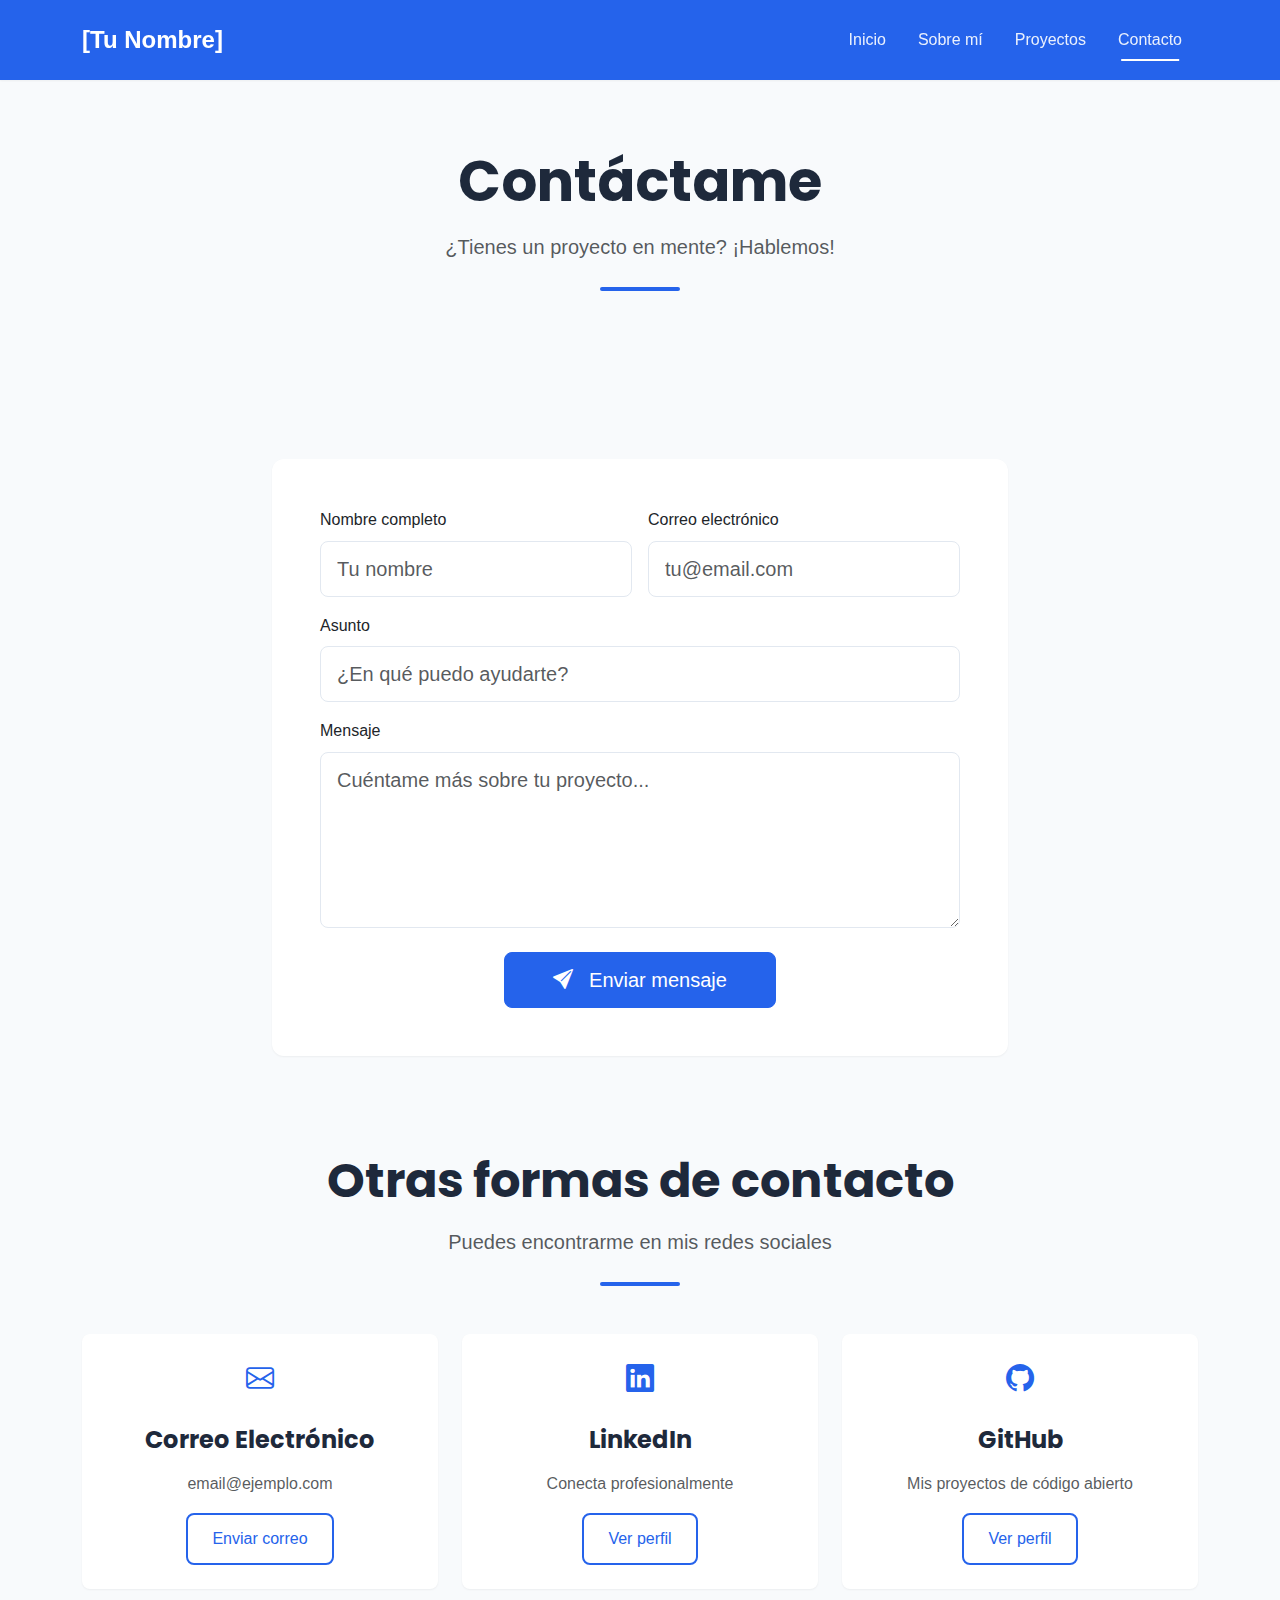
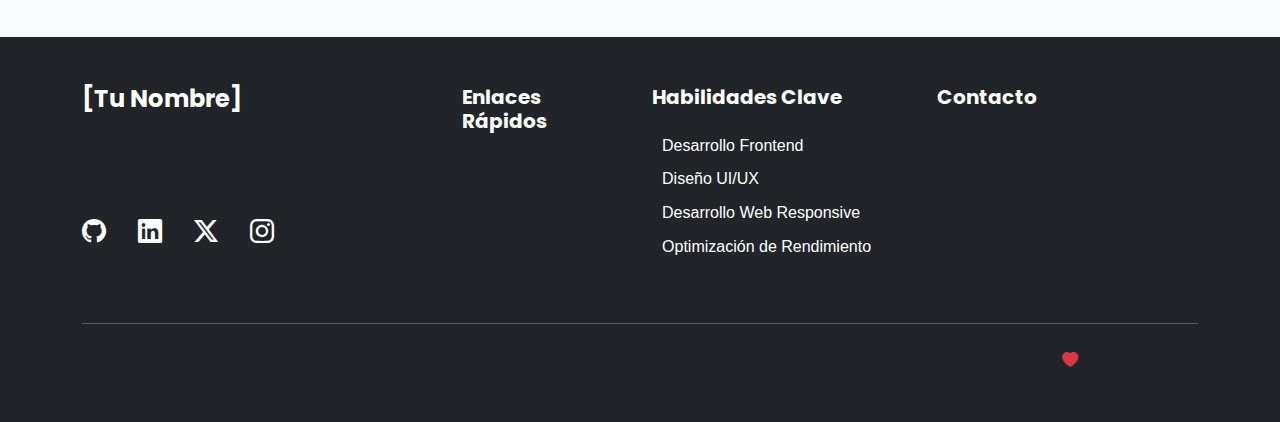
<file: contacto.html>
<!DOCTYPE html>
<html lang="es" class="scroll-smooth">
<head>
    <meta charset="UTF-8">
    <meta name="viewport" content="width=device-width, initial-scale=1.0">
    <title>Contacto | [Tu Nombre] - Desarrollador Frontend</title>
    <meta name="description" content="Contáctame para oportunidades de colaboración o cualquier consulta">
    
    <!-- Favicon -->
    <link rel="icon" type="image/png" href="img/favicon.png">
    
    <!-- Preload de fuentes -->
    <link rel="preload" href="https://cdn.jsdelivr.net/npm/bootstrap@5.3.3/dist/css/bootstrap.min.css" as="style" onload="this.onload=null;this.rel='stylesheet'">
    <link rel="preload" href="style.css" as="style" onload="this.onload=null;this.rel='stylesheet'">
    <link rel="stylesheet" href="https://cdn.jsdelivr.net/npm/bootstrap-icons@1.11.1/font/bootstrap-icons.css">
    
    <!-- Preconexión a servicios externos -->
    <link rel="preconnect" href="https://fonts.googleapis.com">
    <link rel="preconnect" href="https://fonts.gstatic.com" crossorigin>
    <link href="https://fonts.googleapis.com/css2?family=Poppins:wght@300;400;500;600;700&display=swap" rel="stylesheet">
</head>

<body class="bg-light">
    <!-- Barra de navegación -->
    <nav class="navbar navbar-expand-lg navbar-dark bg-primary fixed-top shadow-sm" aria-label="Navegación principal">
        <div class="container">
            <a class="navbar-brand fw-bold" href="index.html">
                <span class="text-verde">[</span>Tu Nombre<span class="text-verde">]</span>
            </a>
            <button class="navbar-toggler" type="button" data-bs-toggle="collapse" data-bs-target="#navbarNav" 
                    aria-controls="navbarNav" aria-expanded="false" aria-label="Toggle navigation">
                <span class="navbar-toggler-icon"></span>
            </button>
            <div class="collapse navbar-collapse" id="navbarNav">
                <ul class="navbar-nav ms-auto">
                    <li class="nav-item">
                        <a class="nav-link" href="index.html">Inicio</a>
                    </li>
                    <li class="nav-item">
                        <a class="nav-link" href="sobre-mi.html">Sobre mí</a>
                    </li>
                    <li class="nav-item">
                        <a class="nav-link" href="proyectos.html">Proyectos</a>
                    </li>
                    <li class="nav-item">
                        <a class="nav-link active" href="contacto.html" aria-current="page">Contacto</a>
                    </li>
                </ul>
            </div>
        </div>
    </nav>

    <!-- Hero Section -->
    <header class="py-5 bg-light" style="padding-top: 100px !important;">
        <div class="container py-5">
            <div class="text-center">
                <h1 class="display-4 fw-bold mb-3">Contáctame</h1>
                <p class="lead text-muted">¿Tienes un proyecto en mente? ¡Hablemos!</p>
                <div class="divider bg-primary mx-auto my-4"></div>
            </div>
        </div>
    </header>

    <!-- Formulario de Contacto -->
    <section class="py-5">
        <div class="container">
            <div class="row justify-content-center">
                <div class="col-lg-8">
                    <div class="card border-0 shadow-sm">
                        <div class="card-body p-5">
                            <form>
                                <div class="row g-3">
                                    <div class="col-md-6">
                                        <label for="nombre" class="form-label">Nombre completo</label>
                                        <input type="text" class="form-control form-control-lg" id="nombre" placeholder="Tu nombre" required>
                                    </div>
                                    <div class="col-md-6">
                                        <label for="email" class="form-label">Correo electrónico</label>
                                        <input type="email" class="form-control form-control-lg" id="email" placeholder="tu@email.com" required>
                                    </div>
                                    <div class="col-12">
                                        <label for="asunto" class="form-label">Asunto</label>
                                        <input type="text" class="form-control form-control-lg" id="asunto" placeholder="¿En qué puedo ayudarte?" required>
                                    </div>
                                    <div class="col-12">
                                        <label for="mensaje" class="form-label">Mensaje</label>
                                        <textarea class="form-control form-control-lg" id="mensaje" rows="5" placeholder="Cuéntame más sobre tu proyecto..." required></textarea>
                                    </div>
                                    <div class="col-12 text-center mt-4">
                                        <button type="submit" class="btn btn-primary btn-lg px-5">
                                            <i class="bi bi-send-fill me-2"></i> Enviar mensaje
                                        </button>
                                    </div>
                                </div>
                            </form>
                        </div>
                    </div>
                </div>
            </div>
        </div>
    </section>

    <!-- Información de Contacto -->
    <section class="py-5 bg-light">
        <div class="container">
            <div class="text-center mb-5">
                <h2 class="display-5 fw-bold">Otras formas de contacto</h2>
                <p class="lead text-muted">Puedes encontrarme en mis redes sociales</p>
                <div class="divider bg-primary mx-auto my-4"></div>
            </div>
            
            <div class="row g-4">
                <div class="col-md-4 text-center">
                    <div class="p-4 bg-white rounded-3 h-100 shadow-sm">
                        <div class="icon-wrapper bg-soft-primary text-primary rounded-circle mx-auto mb-4">
                            <i class="bi bi-envelope fs-3"></i>
                        </div>
                        <h4>Correo Electrónico</h4>
                        <p class="text-muted mb-0">email@ejemplo.com</p>
                        <a href="mailto:email@ejemplo.com" class="btn btn-outline-primary mt-3">Enviar correo</a>
                    </div>
                </div>
                
                <div class="col-md-4 text-center">
                    <div class="p-4 bg-white rounded-3 h-100 shadow-sm">
                        <div class="icon-wrapper bg-soft-primary text-primary rounded-circle mx-auto mb-4">
                            <i class="bi bi-linkedin fs-3"></i>
                        </div>
                        <h4>LinkedIn</h4>
                        <p class="text-muted mb-0">Conecta profesionalmente</p>
                        <a href="#" class="btn btn-outline-primary mt-3">Ver perfil</a>
                    </div>
                </div>
                
                <div class="col-md-4 text-center">
                    <div class="p-4 bg-white rounded-3 h-100 shadow-sm">
                        <div class="icon-wrapper bg-soft-primary text-primary rounded-circle mx-auto mb-4">
                            <i class="bi bi-github fs-3"></i>
                        </div>
                        <h4>GitHub</h4>
                        <p class="text-muted mb-0">Mis proyectos de código abierto</p>
                        <a href="#" class="btn btn-outline-primary mt-3">Ver perfil</a>
                    </div>
                </div>
            </div>
        </div>
    </section>

    <!-- Footer -->
    <footer class="bg-dark text-white py-5">
        <div class="container">
            <div class="row g-4">
                <div class="col-lg-4">
                    <h3 class="h4 fw-bold mb-4">[Tu Nombre]</h3>
                    <p class="text-muted">Desarrollador Frontend apasionado por crear experiencias digitales excepcionales.</p>
                    <div class="social-links mt-4">
                        <a href="#" class="text-white me-3"><i class="bi bi-github fs-4"></i></a>
                        <a href="#" class="text-white me-3"><i class="bi bi-linkedin fs-4"></i></a>
                        <a href="#" class="text-white me-3"><i class="bi bi-twitter-x fs-4"></i></a>
                        <a href="#" class="text-white"><i class="bi bi-instagram fs-4"></i></a>
                    </div>
                </div>
                
                <div class="col-lg-2 col-md-4">
                    <h4 class="h5 fw-bold mb-4">Enlaces Rápidos</h4>
                    <ul class="list-unstyled">
                        <li class="mb-2"><a href="index.html" class="text-muted text-decoration-none hover-text-white">Inicio</a></li>
                        <li class="mb-2"><a href="sobre-mi.html" class="text-muted text-decoration-none hover-text-white">Sobre Mí</a></li>
                        <li class="mb-2"><a href="proyectos.html" class="text-muted text-decoration-none hover-text-white">Proyectos</a></li>
                        <li><a href="contacto.html" class="text-muted text-decoration-none hover-text-white">Contacto</a></li>
                    </ul>
                </div>
                
                <div class="col-lg-3 col-md-4">
                    <h4 class="h5 fw-bold mb-4">Habilidades Clave</h4>
                    <ul class="list-unstyled">
                        <li class="mb-2"><span class="text-muted">•</span> Desarrollo Frontend</li>
                        <li class="mb-2"><span class="text-muted">•</span> Diseño UI/UX</li>
                        <li class="mb-2"><span class="text-muted">•</span> Desarrollo Web Responsive</li>
                        <li><span class="text-muted">•</span> Optimización de Rendimiento</li>
                    </ul>
                </div>
                
                <div class="col-lg-3 col-md-4">
                    <h4 class="h5 fw-bold mb-4">Contacto</h4>
                    <ul class="list-unstyled text-muted">
                        <li class="mb-2"><i class="bi bi-envelope me-2"></i> email@ejemplo.com</li>
                        <li class="mb-2"><i class="bi bi-telephone me-2"></i> +54 9 11 1234-5678</li>
                        <li class="mb-2"><i class="bi bi-geo-alt me-2"></i> Buenos Aires, Argentina</li>
                    </ul>
                </div>
            </div>
            
            <hr class="my-4 bg-secondary">
            
            <div class="row align-items-center">
                <div class="col-md-6 text-center text-md-start mb-3 mb-md-0">
                    <p class="mb-0 text-muted">© <span id="current-year">2025</span> [Tu Nombre]. Todos los derechos reservados.</p>
                </div>
                <div class="col-md-6 text-center text-md-end">
                    <p class="mb-0 text-muted">Diseñado y desarrollado con <i class="bi bi-heart-fill text-danger"></i> por [Tu Nombre]</p>
                </div>
            </div>
        </div>
    </footer>

    <!-- Back to Top Button -->
    <button id="back-to-top" class="btn btn-primary rounded-circle shadow" title="Volver arriba">
        <i class="bi bi-arrow-up"></i>
    </button>

    <!-- Scripts -->
    <script src="https://cdn.jsdelivr.net/npm/bootstrap@5.3.3/dist/js/bootstrap.bundle.min.js"></script>
    <script>
        // Año actual en el footer
        document.getElementById('current-year').textContent = new Date().getFullYear();
        
        // Botón de volver arriba
        const backToTopButton = document.getElementById('back-to-top');
        
        window.addEventListener('scroll', () => {
            if (window.pageYOffset > 300) {
                backToTopButton.classList.add('show');
            } else {
                backToTopButton.classList.remove('show');
            }
        });
        
        backToTopButton.addEventListener('click', (e) => {
            e.preventDefault();
            window.scrollTo({ top: 0, behavior: 'smooth' });
        });
    </script>
</body>
</html>
</file>
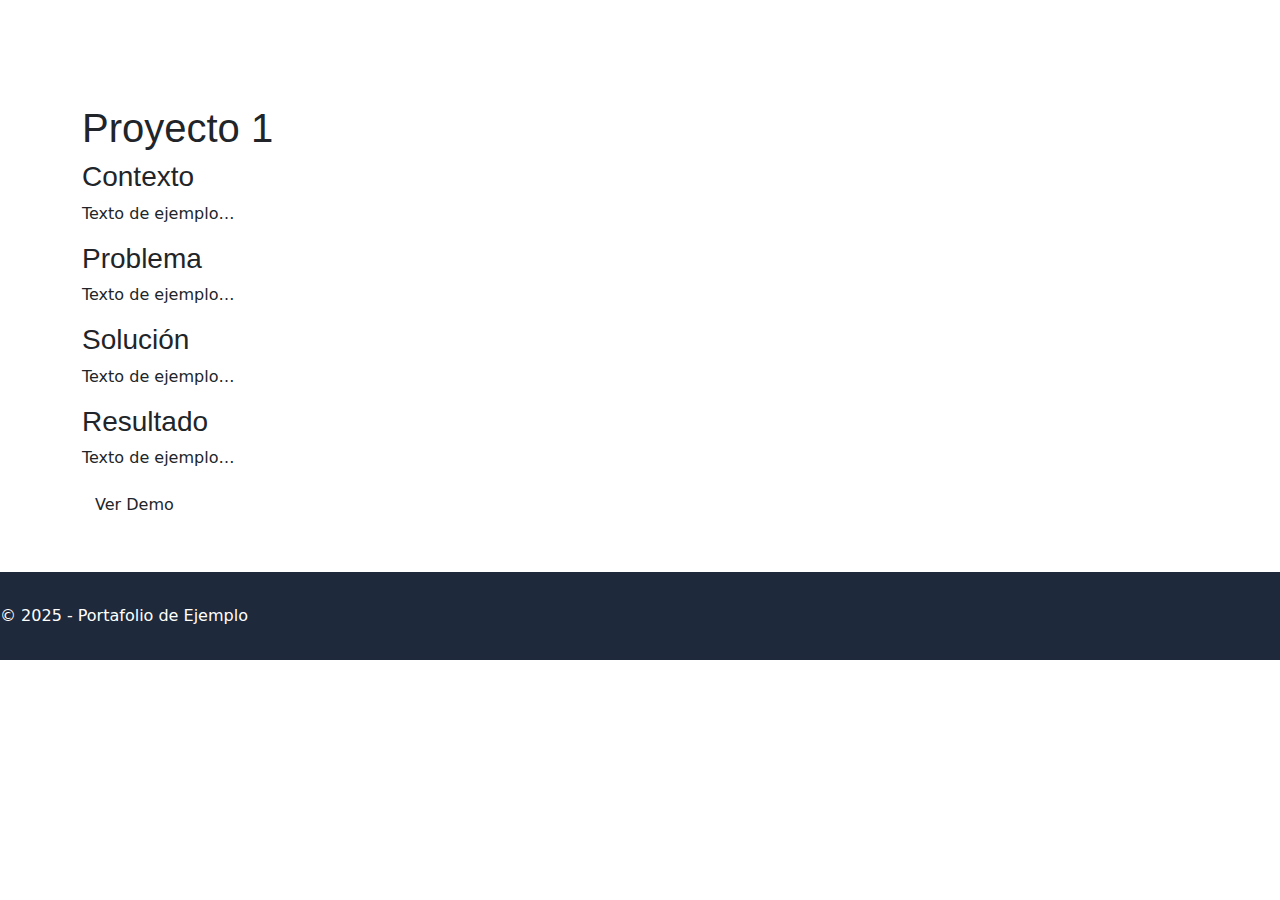
<file: proyecto-detalle.html>
<!DOCTYPE html>
<html lang="es">
<head>
    <meta charset="UTF-8">
    <title>Detalle del Proyecto</title>
    <link rel="stylesheet" href="style.css">
    <link rel="stylesheet" href="https://cdn.jsdelivr.net/npm/bootstrap@5.3.3/dist/css/bootstrap.min.css">
</head>

<body>

<nav class="navbar navbar-expand-lg navbar-dark sticky-top">
    <div class="container">
        <a class="navbar-brand" href="#">Mi Portafolio</a>
        <div>
            <ul class="navbar-nav">
                <li class="nav-item"><a href="index.html" class="nav-link">Inicio</a></li>
                <li class="nav-item"><a href="sobre-mi.html" class="nav-link">Sobre mí</a></li>
                <li class="nav-item"><a href="proyectos.html" class="nav-link">Proyectos</a></li>
                <li class="nav-item"><a href="contacto.html" class="nav-link">Contacto</a></li>
            </ul>
        </div>
    </div>
</nav>

<div class="container my-5">
    <h1>Proyecto 1</h1>

    <h3>Contexto</h3>
    <p>Texto de ejemplo…</p>

    <h3>Problema</h3>
    <p>Texto de ejemplo…</p>

    <h3>Solución</h3>
    <p>Texto de ejemplo…</p>

    <h3>Resultado</h3>
    <p>Texto de ejemplo…</p>

    <a href="#" class="btn btn-verde">Ver Demo</a>
</div>

<footer>
    © 2025 - Portafolio de Ejemplo
</footer>

</body>
</html>
</file>
<file: style.css>
/* ===== BOTÓN VOLVER ARRIBA ===== */
#back-to-top {
    position: fixed;
    bottom: 30px;
    right: 30px;
    width: 50px;
    height: 50px;
    border-radius: 50%;
    background-color: var(--primary);
    color: white;
    border: none;
    cursor: pointer;
    display: flex;
    align-items: center;
    justify-content: center;
    opacity: 0;
    visibility: hidden;
    transition: var(--transition);
    z-index: 999;
    box-shadow: var(--shadow);
}

#back-to-top.show {
    opacity: 1;
    visibility: visible;
}

#back-to-top:hover {
    background-color: var(--primary-dark);
    transform: translateY(-3px);
    box-shadow: var(--shadow-md);
}

/* ===== FOOTER ===== */
.footer {
    background-color: var(--dark);
    color: white;
    padding: 4rem 0 2rem;
}

.footer-logo {
    font-size: 1.75rem;
    font-weight: 700;
    color: white;
    margin-bottom: 1.5rem;
    display: inline-block;
    text-decoration: none;
}

.footer-logo:hover {
    color: var(--primary);
}

.footer-about p {
    color: rgba(255, 255, 255, 0.7);
    margin-bottom: 1.5rem;
}

.social-links {
    display: flex;
    gap: 1rem;
    margin-top: 1.5rem;
}

.social-link {
    display: flex;
    align-items: center;
    justify-content: center;
    width: 40px;
    height: 40px;
    border-radius: 50%;
    background-color: rgba(255, 255, 255, 0.1);
    color: white;
    font-size: 1.25rem;
    transition: var(--transition);
    text-decoration: none;
}

.social-link:hover {
    background-color: var(--primary);
    color: white;
    transform: translateY(-3px);
}

.footer-links h4 {
    color: white;
    font-size: 1.25rem;
    margin-bottom: 1.5rem;
    position: relative;
    padding-bottom: 0.75rem;
}

.footer-links h4::after {
    content: '';
    position: absolute;
    left: 0;
    bottom: 0;
    width: 40px;
    height: 2px;
    background-color: var(--primary);
}

.footer-links ul {
    list-style: none;
    padding: 0;
    margin: 0;
}

.footer-links li {
    margin-bottom: 0.75rem;
}

.footer-links a {
    color: rgba(255, 255, 255, 0.7);
    transition: var(--transition);
    display: inline-block;
    text-decoration: none;
}

.footer-links a:hover {
    color: white;
    transform: translateX(5px);
}

.footer-bottom {
    margin-top: 3rem;
    padding-top: 2rem;
    border-top: 1px solid rgba(255, 255, 255, 0.1);
}

.footer-bottom p {
    margin-bottom: 0;
    color: rgba(255, 255, 255, 0.5);
    font-size: 0.875rem;
}

.hover-text-white:hover {
    color: white !important;
}

/* Efectos hover mejorados */
.hover-effect {
    transition: transform 0.3s ease, box-shadow 0.3s ease;
}

.hover-effect:hover {
    transform: translateY(-5px);
    box-shadow: 0 10px 20px rgba(0, 0, 0, 0.1) !important;
}

/* Mejoras de accesibilidad */
:focus {
    outline: 2px solid var(--primary);
    outline-offset: 2px;
}

/* Mejoras para el formulario de contacto */
.form-control:focus {
    border-color: var(--primary);
    box-shadow: 0 0 0 0.25rem rgba(37, 99, 235, 0.25);
}

/* Mejoras para las tarjetas de proyecto */
.project-card {
    overflow: hidden;
    border-radius: 0.5rem;
    transition: all 0.3s ease;
}

.project-img-container {
    position: relative;
    overflow: hidden;
}

.project-overlay {
    position: absolute;
    top: 0;
    left: 0;
    right: 0;
    bottom: 0;
    background: rgba(0, 0, 0, 0.7);
    display: flex;
    align-items: center;
    justify-content: center;
    opacity: 0;
    transition: opacity 0.3s ease;
}

.project-card:hover .project-overlay {
    opacity: 1;
}

/* Mejoras para la sección hero */
.hero {
    position: relative;
    overflow: hidden;
    background: linear-gradient(135deg, #f0f9ff 0%, #e0f2fe 100%);
    padding-top: 80px;
}

.hero-content {
    position: relative;
    z-index: 2;
}

.hero-img-container {
    width: 200px;
    height: 200px;
    margin: 0 auto 2rem;
    position: relative;
    border-radius: 50%;
    padding: 0.5rem;
    background: linear-gradient(135deg, var(--primary), var(--secondary));
    box-shadow: 0 10px 30px rgba(37, 99, 235, 0.3);
}

.hero-img {
    width: 100%;
    height: 100%;
    border-radius: 50%;
    object-fit: cover;
    border: 4px solid white;
}

.scroll-down {
    position: absolute;
    bottom: 2rem;
    left: 50%;
    transform: translateX(-50%);
    color: var(--primary);
    font-size: 1.5rem;
    animation: bounce 2s infinite;
    width: 40px;
    height: 40px;
    display: flex;
    align-items: center;
    justify-content: center;
    text-decoration: none;
}

@keyframes bounce {
    0%, 20%, 50%, 80%, 100% {
        transform: translateY(0) translateX(-50%);
    }
    40% {
        transform: translateY(-10px) translateX(-50%);
    }
    60% {
        transform: translateY(-5px) translateX(-50%);
    }
}

/* Mejoras para la navegación */
.navbar {
    transition: all 0.3s ease;
    padding: 1rem 0;
}

.navbar.scrolled {
    background-color: rgba(37, 99, 235, 0.95) !important;
    box-shadow: 0 2px 10px rgba(0, 0, 0, 0.1);
    padding: 0.5rem 0;
}

.nav-link {
    position: relative;
    padding: 0.5rem 1rem !important;
    font-weight: 500;
}

.nav-link::after {
    content: '';
    position: absolute;
    bottom: 0;
    left: 50%;
    width: 0;
    height: 2px;
    background-color: white;
    transition: all 0.3s ease;
    transform: translateX(-50%);
}

.nav-link:hover::after,
.nav-link.active::after {
    width: 60%;
}

/* Mejoras para las tarjetas de servicios */
.icon-box {
    width: 60px;
    height: 60px;
    border-radius: 50%;
    display: flex;
    align-items: center;
    justify-content: center;
    margin: 0 auto 1.5rem;
    font-size: 1.5rem;
}

/* Mejoras para el formulario de contacto */
.contact-form .form-control {
    padding: 0.75rem 1rem;
    border: 1px solid #dee2e6;
    border-radius: 0.375rem;
    transition: all 0.3s ease;
}

.contact-form .form-control:focus {
    border-color: var(--primary);
    box-shadow: 0 0 0 0.25rem rgba(37, 99, 235, 0.25);
}

/* Mejoras para los botones */
.btn {
    font-weight: 500;
    padding: 0.6rem 1.5rem;
    border-radius: 0.375rem;
    transition: all 0.3s ease;
}

.btn-primary {
    background-color: var(--primary);
    border-color: var(--primary);
}

.btn-primary:hover {
    background-color: var(--primary-dark);
    border-color: var(--primary-dark);
    transform: translateY(-2px);
    box-shadow: 0 4px 15px rgba(37, 99, 235, 0.3);
}

.btn-outline-primary {
    color: var(--primary);
    border-color: var(--primary);
}

.btn-outline-primary:hover {
    background-color: var(--primary);
    border-color: var(--primary);
    color: white;
}

/* Mejoras para la sección de contacto */
.contact-info .icon-box {
    width: 40px;
    height: 40px;
    min-width: 40px;
    font-size: 1rem;
    margin-right: 1rem;
}

/* Mejoras para dispositivos móviles */
@media (max-width: 768px) {
    .hero {
        padding-top: 100px;
        padding-bottom: 60px;
    }
    
    .hero-img-container {
        width: 150px;
        height: 150px;
    }
    
    .section {
        padding: 3rem 0;
    }
    
    .footer {
        text-align: center;
    }
    
    .footer-logo {
        margin-left: auto;
        margin-right: auto;
    }
    
    .social-links {
        justify-content: center;
    }
    
    .footer-bottom {
        text-align: center;
    }
    
    .footer-bottom .text-md-end {
        text-align: center !important;
        margin-top: 1rem;
    }
}

/* ===== VARIABLES Y RESET ===== */
:root {
    /* Colores principales */
    --primary: #2563eb;
    --primary-dark: #1d4ed8;
    --secondary: #3b82f6;
    --dark: #1e293b;
    --light: #f8fafc;
    --gray: #64748b;
    --light-gray: #e2e8f0;
    --success: #10b981;
    --danger: #ef4444;
    --warning: #f59e0b;
    --info: #3b82f6;
    
    /* Sombras */
    --shadow-sm: 0 1px 2px 0 rgba(0, 0, 0, 0.05);
    --shadow: 0 4px 6px -1px rgba(0, 0, 0, 0.1), 0 2px 4px -1px rgba(0, 0, 0, 0.06);
    --shadow-md: 0 10px 15px -3px rgba(0, 0, 0, 0.1), 0 4px 6px -2px rgba(0, 0, 0, 0.05);
    --shadow-lg: 0 20px 25px -5px rgba(0, 0, 0, 0.1), 0 10px 10px -5px rgba(0, 0, 0, 0.04);
    
    /* Tipografía */
    --font-sans: 'Inter', -apple-system, BlinkMacSystemFont, 'Segoe UI', Roboto, Oxygen, Ubuntu, Cantarell, 'Open Sans', 'Helvetica Neue', sans-serif;
    --font-heading: 'Poppins', -apple-system, BlinkMacSystemFont, 'Segoe UI', Roboto, Oxygen, Ubuntu, Cantarell, 'Open Sans', 'Helvetica Neue', sans-serif;
    
    /* Transiciones */
    --transition: all 0.3s ease-in-out;
}

/* ===== RESET Y ESTILOS BASE ===== */
*, *::before, *::after {
    box-sizing: border-box;
    margin: 0;
    padding: 0;
}

html {
    scroll-behavior: smooth;
    font-size: 16px;
}

body {
    font-family: var(--font-sans);
    color: var(--dark);
    line-height: 1.6;
    overflow-x: hidden;
    background-color: var(--light);
}

h1, h2, h3, h4, h5, h6 {
    font-family: var(--font-heading);
    font-weight: 700;
    line-height: 1.2;
    margin-bottom: 1rem;
    color: var(--dark);
}

a {
    text-decoration: none;
    transition: var(--transition);
    color: var(--primary);
}

a:hover {
    color: var(--primary-dark);
}

img {
    max-width: 100%;
    height: auto;
    display: block;
}

ul {
    list-style: none;
}

section {
    padding: 5rem 0;
    position: relative;
}

/* ===== COMPONENTES ===== */
/* Navbar */
.navbar {
    transition: var(--transition);
    padding: 1rem 0;
}

.navbar.scrolled {
    background-color: rgba(37, 99, 235, 0.95) !important;
    box-shadow: var(--shadow-md);
    padding: 0.5rem 0;
}

.navbar-brand {
    font-size: 1.5rem;
    font-weight: 700;
    color: white !important;
}

.nav-link {
    font-weight: 500;
    padding: 0.5rem 1rem !important;
    position: relative;
    color: rgba(255, 255, 255, 0.9) !important;
}

.nav-link::after {
    content: '';
    position: absolute;
    width: 0;
    height: 2px;
    bottom: 0;
    left: 50%;
    background-color: white;
    transition: var(--transition);
    transform: translateX(-50%);
}

.nav-link:hover::after,
.nav-link.active::after {
    width: 60%;
}

/* Hero Section */
.hero {
    position: relative;
    overflow: hidden;
    background: linear-gradient(135deg, #f0f9ff 0%, #e0f2fe 100%);
}

.hero-content {
    position: relative;
    z-index: 2;
}

.hero-img-container {
    width: 200px;
    height: 200px;
    margin: 0 auto;
    position: relative;
    border-radius: 50%;
    padding: 0.5rem;
    background: linear-gradient(135deg, var(--primary), var(--secondary));
    box-shadow: var(--shadow-lg);
}

.hero-img {
    width: 100%;
    height: 100%;
    border-radius: 50%;
    object-fit: cover;
    border: 4px solid white;
}

.scroll-down {
    position: absolute;
    bottom: 2rem;
    left: 50%;
    transform: translateX(-50%);
    color: var(--primary);
    font-size: 1.5rem;
    animation: bounce 2s infinite;
    width: 40px;
    height: 40px;
    display: flex;
    align-items: center;
    justify-content: center;
    background: white;
    border-radius: 50%;
    box-shadow: var(--shadow);
}

@keyframes bounce {
    0%, 20%, 50%, 80%, 100% {
        transform: translateY(0) translateX(-50%);
    }
    40% {
        transform: translateY(-10px) translateX(-50%);
    }
    60% {
        transform: translateY(-5px) translateX(-50%);
    }
}

/* Secciones */
.section-header {
    max-width: 700px;
    margin-left: auto;
    margin-right: auto;
}

.divider {
    width: 80px;
    height: 4px;
    background-color: var(--primary);
    margin: 1rem auto;
    border-radius: 2px;
}

/* Tarjetas */
.card {
    border: none;
    border-radius: 0.75rem;
    overflow: hidden;
    transition: var(--transition);
    height: 100%;
    background-color: white;
}

.card:hover {
    transform: translateY(-10px);
    box-shadow: var(--shadow-lg) !important;
}

/* Icon Box */
.icon-box {
    width: 60px;
    height: 60px;
    border-radius: 50%;
    display: flex;
    align-items: center;
    justify-content: center;
    font-size: 1.5rem;
    margin: 0 auto;
}

/* Proyectos */
.project-img-container {
    position: relative;
    overflow: hidden;
    padding-top: 56.25%; /* 16:9 Aspect Ratio */
}

.project-img-container img {
    position: absolute;
    top: 0;
    left: 0;
    width: 100%;
    height: 100%;
    object-fit: cover;
    transition: var(--transition);
}

.project-overlay {
    position: absolute;
    top: 0;
    left: 0;
    width: 100%;
    height: 100%;
    background: rgba(0, 0, 0, 0.7);
    display: flex;
    align-items: center;
    justify-content: center;
    opacity: 0;
    transition: var(--transition);
}

.project-card:hover .project-overlay {
    opacity: 1;
}

.project-card:hover img {
    transform: scale(1.1);
}

/* Formulario de contacto */
.form-control {
    border: 1px solid var(--light-gray);
    padding: 0.75rem 1rem;
    border-radius: 0.5rem;
    transition: var(--transition);
}

.form-control:focus {
    border-color: var(--primary);
    box-shadow: 0 0 0 0.25rem rgba(37, 99, 235, 0.25);
}

/* Botones */
.btn {
    padding: 0.75rem 1.5rem;
    border-radius: 0.5rem;
    font-weight: 500;
    transition: var(--transition);
    display: inline-flex;
    align-items: center;
    justify-content: center;
    gap: 0.5rem;
}

.btn-primary {
    background-color: var(--primary);
    border-color: var(--primary);
}

.btn-primary:hover {
    background-color: var(--primary-dark);
    border-color: var(--primary-dark);
    transform: translateY(-2px);
    box-shadow: var(--shadow);
}

.btn-outline-primary {
    color: var(--primary);
    border: 2px solid var(--primary);
    background-color: transparent;
}

.btn-outline-primary:hover {
    background-color: var(--primary);
    color: white;
    transform: translateY(-2px);
    box-shadow: var(--shadow);
}

/* Footer */
footer {
    background-color: var(--dark);
    color: white;
    padding: 2rem 0;
}

.back-to-top {
    display: inline-block;
    width: 40px;
    height: 40px;
    background: var(--primary);
    border-radius: 50%;
    display: flex;
    align-items: center;
    justify-content: center;
    transition: var(--transition);
}

.back-to-top:hover {
    background: var(--primary-dark);
    transform: translateY(-3px);
}

/* Efectos */
.hover-effect {
    transition: var(--transition);
}

.hover-effect:hover {
    transform: translateY(-5px);
}

/* Utilidades */
.text-primary {
    color: var(--primary) !important;
}

.bg-light {
    background-color: var(--light) !important;
}

.bg-primary {
    background-color: var(--primary) !important;
}

/* Responsive */
@media (max-width: 991.98px) {
    .navbar-collapse {
        background-color: var(--primary);
        padding: 1rem;
        margin-top: 1rem;
        border-radius: 0.5rem;
    }
    
    .nav-link::after {
        display: none;
    }
}

/* Animaciones */
@keyframes fadeInUp {
    from {
        opacity: 0;
        transform: translateY(20px);
    }
    to {
        opacity: 1;
        transform: translateY(0);
    }
}

.animate-fadeInUp {
    animation: fadeInUp 0.6s ease-out forwards;
}

/* Clases de utilidad */
.shadow-sm {
    box-shadow: var(--shadow-sm) !important;
}

.shadow {
    box-shadow: var(--shadow) !important;
}

.shadow-lg {
    box-shadow: var(--shadow-lg) !important;
}

.rounded-lg {
    border-radius: 1rem !important;
}

/* Ajustes para el scroll suave */
html {
    scroll-padding-top: 80px;
}
</file>
